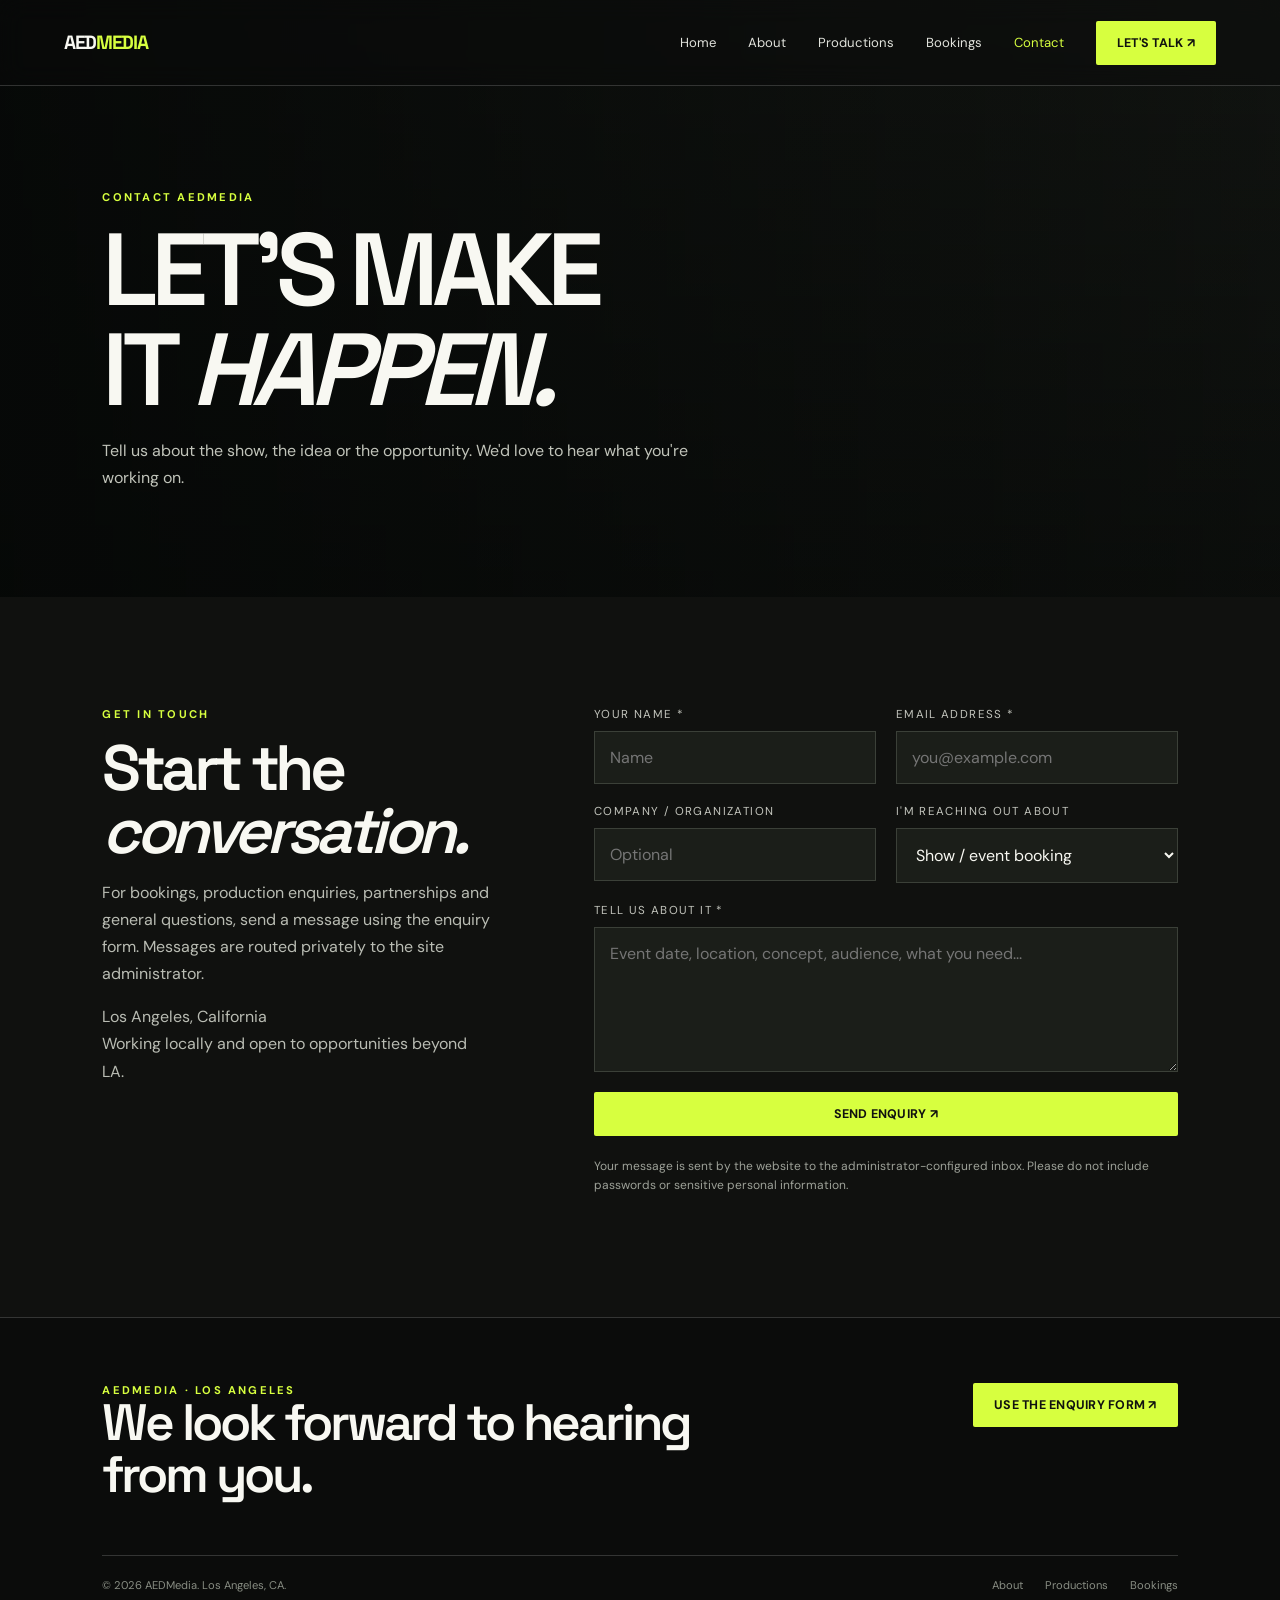
<file: contact.html>
<!doctype html><html lang="en"><head><meta charset="utf-8"><meta name="viewport" content="width=device-width,initial-scale=1"><meta name="description" content="Contact AEDMedia in Los Angeles for event production, show hosting, bookings and partnerships."><title>Contact AEDMedia — Start a Conversation</title><link rel="stylesheet" href="assets/css/styles.css"></head><body>
<header class="site-header"><a class="logo" href="index.html">AED<span>MEDIA</span></a><button class="menu-toggle" aria-label="Toggle navigation" aria-expanded="false">MENU</button><nav class="nav"><a href="index.html">Home</a><a href="about.html">About</a><a href="productions.html">Productions</a><a href="bookings.html">Bookings</a><a class="active" href="contact.html">Contact</a><a class="nav-cta" href="contact.html">LET'S TALK ↗</a></nav></header>
<main><section class="page-hero" style="--page-image:url('https://images.unsplash.com/photo-1506157786151-b8491531f063?auto=format&fit=crop&w=1800&q=85')"><div class="page-intro"><div class="eyebrow">Contact AEDMedia</div><h1>LET'S MAKE<br>IT <em>HAPPEN.</em></h1><p>Tell us about the show, the idea or the opportunity. We'd love to hear what you're working on.</p></div></section>
<section class="section"><div class="contact-layout"><div class="contact-details"><div class="eyebrow">Get in touch</div><h2>Start the<br><em>conversation.</em></h2><p>For bookings, production enquiries, partnerships and general questions, send a message using the enquiry form. Messages are routed privately to the site administrator.</p><p>Los Angeles, California<br>Working locally and open to opportunities beyond LA.</p></div><form class="form" action="contact.php" method="post"><div class="field" aria-hidden="true" style="position:absolute;left:-10000px;width:1px;height:1px;overflow:hidden"><label for="website">Leave empty</label><input id="website" name="website" tabindex="-1" autocomplete="off"></div><div class="field"><label for="name">Your name *</label><input id="name" name="name" autocomplete="name" required placeholder="Name"></div><div class="field"><label for="email">Email address *</label><input id="email" name="email" type="email" autocomplete="email" required placeholder="you@example.com"></div><div class="field"><label for="company">Company / organization</label><input id="company" name="company" autocomplete="organization" placeholder="Optional"></div><div class="field"><label for="type">I'm reaching out about</label><select id="type" name="type"><option>Show / event booking</option><option>Event production</option><option>Hosting / talent</option><option>Brand partnership</option><option>General enquiry</option></select></div><div class="field full"><label for="message">Tell us about it *</label><textarea id="message" name="message" required placeholder="Event date, location, concept, audience, what you need..."></textarea></div><div class="field full"><button class="button" type="submit">SEND ENQUIRY ↗</button><p class="form-note">Your message is sent by the website to the administrator-configured inbox. Please do not include passwords or sensitive personal information.</p></div></form></div></section></main>
<footer class="site-footer"><div class="footer-top"><div><div class="eyebrow">AEDMedia · Los Angeles</div><h2>We look forward to hearing from you.</h2></div><a class="button" href="contact.html">USE THE ENQUIRY FORM ↗</a></div><div class="footer-bottom"><span>© <span data-year></span> AEDMedia. Los Angeles, CA.</span><div class="footer-links"><a href="about.html">About</a><a href="productions.html">Productions</a><a href="bookings.html">Bookings</a></div></div></footer><script src="assets/js/main.js"></script></body></html>
</file>
<file: assets/css/styles.css>
@import url('https://fonts.googleapis.com/css2?family=DM+Sans:wght@400;500;600;700&family=Space+Grotesk:wght@400;500;600;700&display=swap');
:root{--ink:#10110f;--paper:#f3f1eb;--lime:#d7ff3f;--muted:#a8aaa1;--line:rgba(255,255,255,.17);--display:'Space Grotesk',sans-serif;--body:'DM Sans',sans-serif}
*{box-sizing:border-box}html{scroll-behavior:smooth}body{margin:0;background:var(--ink);color:#f8f8f2;font-family:var(--body);-webkit-font-smoothing:antialiased}a{color:inherit;text-decoration:none}img{display:block;width:100%;object-fit:cover}button,input,textarea,select{font:inherit}.site-header{height:86px;padding:0 5vw;display:flex;align-items:center;justify-content:space-between;border-bottom:1px solid var(--line);position:absolute;top:0;left:0;width:100%;z-index:10;background:rgba(12,13,12,.38);backdrop-filter:blur(12px)}.logo{font:700 1.2rem var(--display);letter-spacing:-.07em}.logo span{color:var(--lime)}.nav{display:flex;align-items:center;gap:2rem;font-size:.82rem;color:#e1e2dc}.nav a{transition:color .2s}.nav a:hover,.nav a.active{color:var(--lime)}.nav-cta,.button{display:inline-flex;align-items:center;justify-content:center;background:var(--lime);color:#10110f;padding:14px 21px;border:0;border-radius:2px;font-weight:700;font-size:.78rem;letter-spacing:.02em;transition:transform .2s,background .2s;cursor:pointer}.nav-cta:hover,.button:hover{transform:translateY(-2px);background:#e4ff77}.menu-toggle{display:none;background:none;color:white;border:1px solid var(--line);padding:9px 12px}.eyebrow{font-size:.7rem;text-transform:uppercase;letter-spacing:.2em;color:var(--lime);font-weight:700}.display{font:600 clamp(3.5rem,9vw,8.7rem)/.91 var(--display);letter-spacing:-.085em;margin:24px 0}.display em{font-style:normal;color:var(--lime)}.lead{font-size:clamp(1rem,1.5vw,1.22rem);line-height:1.7;color:#c2c4bb;max-width:620px}.hero{min-height:760px;height:100svh;max-height:1000px;position:relative;display:flex;align-items:flex-end;padding:150px 8vw 9vh;overflow:hidden;background:#171a16}.hero:before{content:"";position:absolute;inset:0;background:linear-gradient(90deg,rgba(5,7,6,.9),rgba(5,7,6,.36) 65%,rgba(5,7,6,.12)),linear-gradient(0deg,rgba(5,7,6,.7),transparent 70%),url('https://images.unsplash.com/photo-1501386761578-eac5c94b800a?auto=format&fit=crop&w=2000&q=85');background-size:cover;background-position:center}.hero:after{content:"";position:absolute;inset:0;background:radial-gradient(ellipse at 72% 36%,rgba(215,255,63,.16),transparent 34%);pointer-events:none}.hero-content{position:relative;z-index:1;max-width:1050px}.hero .display{max-width:1000px}.hero-bottom{display:flex;align-items:flex-end;justify-content:space-between;gap:2rem;margin-top:35px}.hero-bottom .lead{max-width:470px}.scroll-note{font-size:.68rem;letter-spacing:.18em;text-transform:uppercase;color:#bfc2b6;white-space:nowrap}.section{padding:110px 8vw}.section-head{display:flex;justify-content:space-between;align-items:flex-end;gap:2rem;margin-bottom:48px}.section h2,.page-intro h1{font:600 clamp(2.7rem,5vw,5.3rem)/.98 var(--display);letter-spacing:-.07em;margin:16px 0}.section-copy{color:#b8bbb2;line-height:1.75;max-width:460px}.grid-3{display:grid;grid-template-columns:repeat(3,1fr);gap:16px}.feature-card{min-height:390px;position:relative;overflow:hidden;background:#252923}.feature-card img{height:100%;position:absolute;inset:0;transition:transform .7s}.feature-card:hover img{transform:scale(1.06)}.feature-card:after{content:"";position:absolute;inset:0;background:linear-gradient(0deg,rgba(0,0,0,.82),transparent 70%)}.feature-card .card-copy{position:absolute;z-index:1;bottom:26px;left:26px;right:26px}.card-copy small{color:var(--lime);text-transform:uppercase;letter-spacing:.16em;font-size:.65rem}.card-copy h3{font:600 1.65rem var(--display);margin:9px 0}.statement{background:var(--lime);color:#10110f;padding:100px 8vw}.statement .eyebrow{color:#333}.statement h2{font:600 clamp(2.8rem,6vw,6rem)/.98 var(--display);letter-spacing:-.08em;max-width:1050px;margin:20px 0 30px}.statement p{max-width:580px;line-height:1.7}.text-link{display:inline-flex;gap:14px;align-items:center;font-weight:700;font-size:.8rem;border-bottom:1px solid currentColor;padding-bottom:9px;margin-top:20px}.text-link span{font-size:1.2rem}.split{display:grid;grid-template-columns:1fr 1fr;gap:8vw;align-items:center}.split-image{height:590px;position:relative}.split-image img{height:100%}.split-image:after{content:"";position:absolute;inset:0;border:1px solid rgba(215,255,63,.35);transform:translate(14px,14px);pointer-events:none}.stats{display:grid;grid-template-columns:repeat(3,1fr);border-top:1px solid var(--line);margin-top:55px;padding-top:28px;gap:20px}.stats strong{display:block;font:600 2rem var(--display);color:var(--lime)}.stats span{font-size:.72rem;color:#aeb0a8}.page-hero{min-height:570px;padding:190px 8vw 90px;display:flex;align-items:flex-end;position:relative;overflow:hidden;background:#171a16}.page-hero:before{content:"";position:absolute;inset:0;background:linear-gradient(90deg,rgba(5,7,6,.9),rgba(5,7,6,.35)),linear-gradient(0deg,rgba(5,7,6,.5),transparent),var(--page-image);background-size:cover;background-position:center}.page-intro{position:relative;max-width:980px}.page-intro h1{font-size:clamp(3.5rem,8vw,7.5rem)}.page-intro p{color:#c1c4ba;max-width:600px;line-height:1.7}.work-grid{display:grid;grid-template-columns:1fr 1fr;gap:18px}.work-item{background:#1b1e19}.work-item img{height:330px}.work-info{padding:23px 25px 28px}.work-info small{color:var(--lime);letter-spacing:.15em;text-transform:uppercase;font-size:.65rem}.work-info h3{font:600 1.6rem var(--display);margin:10px 0}.work-info p{color:#aeb1a8;line-height:1.6;font-size:.9rem}.process{display:grid;grid-template-columns:repeat(4,1fr);gap:20px}.process article{border-top:1px solid var(--line);padding-top:20px}.process b{color:var(--lime);font:600 1.8rem var(--display)}.process h3{font:600 1.2rem var(--display)}.process p{color:#aeb1a8;line-height:1.65;font-size:.88rem}.contact-layout{display:grid;grid-template-columns:.8fr 1.2fr;gap:8vw}.contact-details a{color:var(--lime);font-size:1.1rem}.contact-details p{color:#b9bcb3;line-height:1.7}.form{display:grid;grid-template-columns:1fr 1fr;gap:20px}.field{display:flex;flex-direction:column;gap:9px}.field.full{grid-column:1/-1}.field label{font-size:.72rem;text-transform:uppercase;letter-spacing:.12em;color:#c3c5bd}.field input,.field textarea,.field select{background:#1b1e19;border:1px solid #3b4038;padding:15px;color:#f8f8f2;border-radius:0;outline:none}.field input:focus,.field textarea:focus,.field select:focus{border-color:var(--lime)}.field textarea{min-height:145px;resize:vertical}.form-note{font-size:.75rem;color:#9da198;line-height:1.6}.site-footer{padding:65px 8vw 28px;border-top:1px solid var(--line);background:#0b0c0b}.footer-top{display:flex;justify-content:space-between;gap:3rem;align-items:flex-start;padding-bottom:55px}.footer-top h2{font:600 clamp(2rem,4vw,3.8rem)/1 var(--display);letter-spacing:-.06em;max-width:600px;margin:0}.footer-bottom{border-top:1px solid var(--line);padding-top:22px;display:flex;justify-content:space-between;gap:20px;color:#888d83;font-size:.7rem}.footer-links{display:flex;gap:22px}.mobile-only{display:none}
@media(max-width:800px){.site-header{height:72px;padding:0 6vw}.menu-toggle{display:block}.nav{display:none;position:absolute;top:71px;left:0;right:0;background:#11130f;padding:25px 6vw 30px;flex-direction:column;align-items:flex-start;gap:22px;border-bottom:1px solid var(--line)}.nav.open{display:flex}.nav-cta{display:inline-flex}.hero{min-height:690px;padding:130px 6vw 8vh}.hero-bottom{display:block}.scroll-note{display:block;margin-top:28px}.section{padding:78px 6vw}.section-head{display:block}.grid-3{grid-template-columns:1fr}.feature-card{min-height:360px}.split,.contact-layout{grid-template-columns:1fr;gap:45px}.split-image{height:400px}.stats{gap:10px}.stats strong{font-size:1.5rem}.page-hero{min-height:530px;padding:160px 6vw 70px}.work-grid{grid-template-columns:1fr}.work-item img{height:270px}.process{grid-template-columns:1fr 1fr}.statement{padding:75px 6vw}.footer-top{display:block}.footer-top .button{margin-top:28px}.footer-bottom{flex-direction:column}.form{grid-template-columns:1fr}.field.full{grid-column:auto}}
@media(max-width:420px){.process{grid-template-columns:1fr}.display{font-size:3.6rem}.hero{min-height:650px}}
</file>
